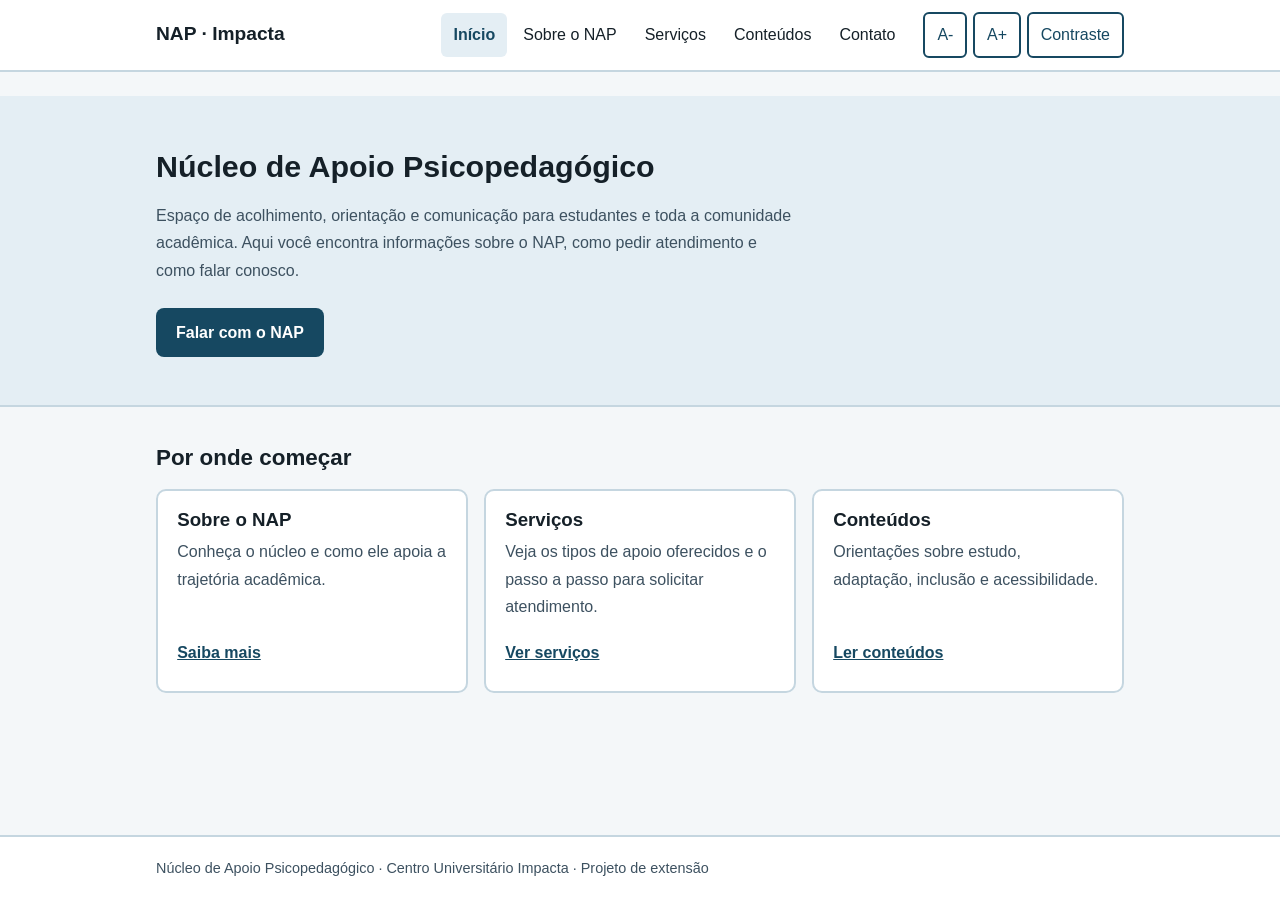
<file: index.html>
<!DOCTYPE html>
<html lang="pt-BR">
<head>
  <meta charset="UTF-8">
  <meta name="viewport" content="width=device-width, initial-scale=1">
  <meta name="description" content="Início do Núcleo de Apoio Psicopedagógico (NAP) da Impacta: acolhimento, serviços e formas de contato.">
  <title>Início | NAP Impacta</title>
  <link rel="stylesheet" href="css/style.css">
</head>
<body>
  <a class="skip" href="#main">Ir para o conteúdo</a>
  <div id="a11y-live" class="visually-hidden" aria-live="polite" aria-atomic="true"></div>
  <header>
    <div class="wrap bar">
      <a class="logo" href="index.html">NAP · Impacta</a>
      <button id="menu" type="button" aria-label="Abrir o menu" aria-expanded="false" aria-controls="nav">Menu</button>
      <nav id="nav" aria-label="Principal">
        <a href="index.html" aria-current="page">Início</a>
        <a href="sobre.html">Sobre o NAP</a>
        <a href="servicos.html">Serviços</a>
        <a href="conteudos.html">Conteúdos</a>
        <a href="contato.html">Contato</a>
      </nav>
      <div class="a11y-controls" role="group" aria-label="Opções de acessibilidade">
        <button id="a-" type="button" aria-label="Diminuir tamanho da fonte">A-</button>
        <button id="a+" type="button" aria-label="Aumentar tamanho da fonte">A+</button>
        <button id="ct" type="button" aria-pressed="false" aria-label="Ativar ou desativar alto contraste">Contraste</button>
      </div>
    </div>
  </header>
  <main id="main" tabindex="-1">
    <section class="hero" aria-labelledby="hero-title">
      <div class="wrap">
        <h1 id="hero-title">Núcleo de Apoio Psicopedagógico</h1>
        <p>Espaço de acolhimento, orientação e comunicação para estudantes e toda a comunidade acadêmica. Aqui você encontra informações sobre o NAP, como pedir atendimento e como falar conosco.</p>
        <a class="btn" href="contato.html">Falar com o NAP</a>
      </div>
    </section>
    <div class="wrap">
      <h2>Por onde começar</h2>
      <ul class="cards">
        <li class="card">
          <h3>Sobre o NAP</h3>
          <p>Conheça o núcleo e como ele apoia a trajetória acadêmica.</p>
          <a href="sobre.html">Saiba mais</a>
        </li>
        <li class="card">
          <h3>Serviços</h3>
          <p>Veja os tipos de apoio oferecidos e o passo a passo para solicitar atendimento.</p>
          <a href="servicos.html">Ver serviços</a>
        </li>
        <li class="card">
          <h3>Conteúdos</h3>
          <p>Orientações sobre estudo, adaptação, inclusão e acessibilidade.</p>
          <a href="conteudos.html">Ler conteúdos</a>
        </li>
      </ul>
    </div>
  </main>
  <footer>
    <div class="wrap">Núcleo de Apoio Psicopedagógico · Centro Universitário Impacta · Projeto de extensão</div>
  </footer>
  <script src="js/main.js"></script>
</body>
</html>
</file>
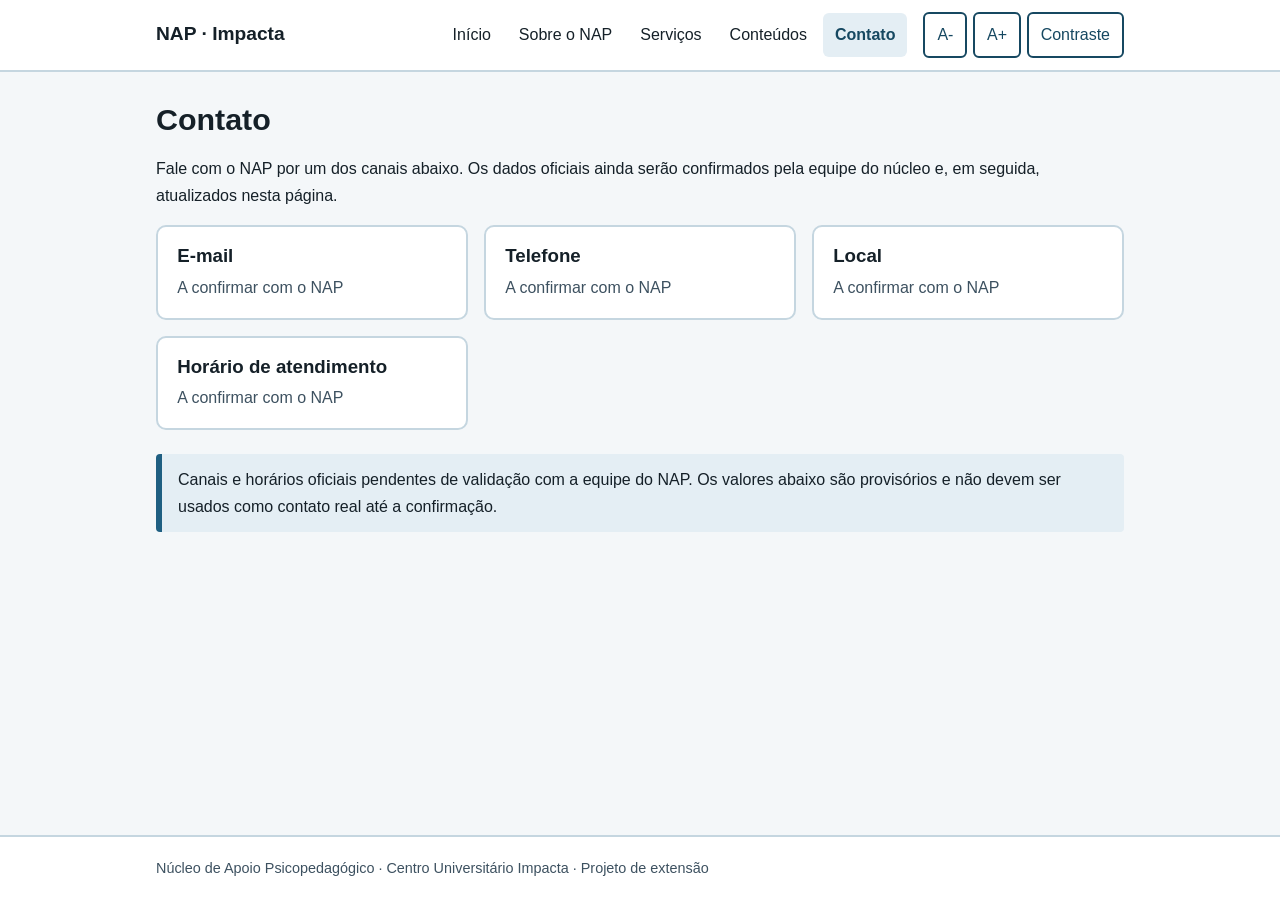
<file: contato.html>
<!DOCTYPE html>
<html lang="pt-BR">
<head>
  <meta charset="UTF-8">
  <meta name="viewport" content="width=device-width, initial-scale=1">
  <meta name="description" content="Canais de contato do NAP da Impacta: e-mail, telefone, local e horário de atendimento.">
  <title>Contato | NAP Impacta</title>
  <link rel="stylesheet" href="css/style.css">
</head>
<body>
  <a class="skip" href="#main">Ir para o conteúdo</a>
  <div id="a11y-live" class="visually-hidden" aria-live="polite" aria-atomic="true"></div>
  <header>
    <div class="wrap bar">
      <a class="logo" href="index.html">NAP · Impacta</a>
      <button id="menu" type="button" aria-label="Abrir o menu" aria-expanded="false" aria-controls="nav">Menu</button>
      <nav id="nav" aria-label="Principal">
        <a href="index.html">Início</a>
        <a href="sobre.html">Sobre o NAP</a>
        <a href="servicos.html">Serviços</a>
        <a href="conteudos.html">Conteúdos</a>
        <a href="contato.html" aria-current="page">Contato</a>
      </nav>
      <div class="a11y-controls" role="group" aria-label="Opções de acessibilidade">
        <button id="a-" type="button" aria-label="Diminuir tamanho da fonte">A-</button>
        <button id="a+" type="button" aria-label="Aumentar tamanho da fonte">A+</button>
        <button id="ct" type="button" aria-pressed="false" aria-label="Ativar ou desativar alto contraste">Contraste</button>
      </div>
    </div>
  </header>
  <main id="main" tabindex="-1">
    <div class="wrap">
      <h1>Contato</h1>
      <p>Fale com o NAP por um dos canais abaixo. Os dados oficiais ainda serão confirmados pela equipe do núcleo e, em seguida, atualizados nesta página.</p>
      <ul class="cards">
        <li class="card">
          <h3>E-mail</h3>
          <p>A confirmar com o NAP</p>
        </li>
        <li class="card">
          <h3>Telefone</h3>
          <p>A confirmar com o NAP</p>
        </li>
        <li class="card">
          <h3>Local</h3>
          <p>A confirmar com o NAP</p>
        </li>
        <li class="card">
          <h3>Horário de atendimento</h3>
          <p>A confirmar com o NAP</p>
        </li>
      </ul>
      <p class="aviso" role="note">Canais e horários oficiais pendentes de validação com a equipe do NAP. Os valores abaixo são provisórios e não devem ser usados como contato real até a confirmação.</p>
    </div>
  </main>
  <footer>
    <div class="wrap">Núcleo de Apoio Psicopedagógico · Centro Universitário Impacta · Projeto de extensão</div>
  </footer>
  <script src="js/main.js"></script>
</body>
</html>
</file>
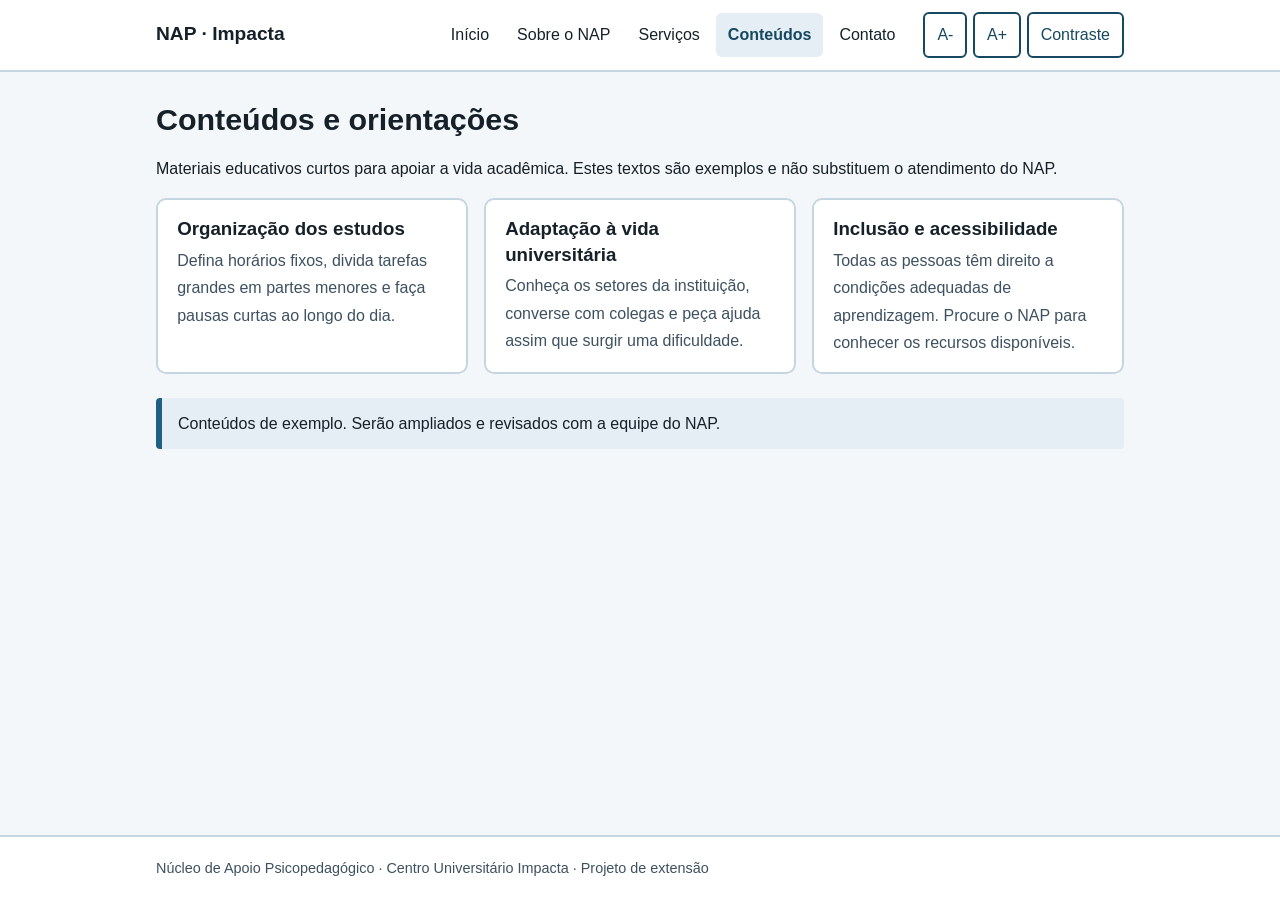
<file: conteudos.html>
<!DOCTYPE html>
<html lang="pt-BR">
<head>
  <meta charset="UTF-8">
  <meta name="viewport" content="width=device-width, initial-scale=1">
  <meta name="description" content="Conteúdos e orientações do NAP sobre estudo, adaptação, inclusão e acessibilidade.">
  <title>Conteúdos | NAP Impacta</title>
  <link rel="stylesheet" href="css/style.css">
</head>
<body>
  <a class="skip" href="#main">Ir para o conteúdo</a>
  <div id="a11y-live" class="visually-hidden" aria-live="polite" aria-atomic="true"></div>
  <header>
    <div class="wrap bar">
      <a class="logo" href="index.html">NAP · Impacta</a>
      <button id="menu" type="button" aria-label="Abrir o menu" aria-expanded="false" aria-controls="nav">Menu</button>
      <nav id="nav" aria-label="Principal">
        <a href="index.html">Início</a>
        <a href="sobre.html">Sobre o NAP</a>
        <a href="servicos.html">Serviços</a>
        <a href="conteudos.html" aria-current="page">Conteúdos</a>
        <a href="contato.html">Contato</a>
      </nav>
      <div class="a11y-controls" role="group" aria-label="Opções de acessibilidade">
        <button id="a-" type="button" aria-label="Diminuir tamanho da fonte">A-</button>
        <button id="a+" type="button" aria-label="Aumentar tamanho da fonte">A+</button>
        <button id="ct" type="button" aria-pressed="false" aria-label="Ativar ou desativar alto contraste">Contraste</button>
      </div>
    </div>
  </header>
  <main id="main" tabindex="-1">
    <div class="wrap">
      <h1>Conteúdos e orientações</h1>
      <p>Materiais educativos curtos para apoiar a vida acadêmica. Estes textos são exemplos e não substituem o atendimento do NAP.</p>
      <ul class="cards">
        <li class="card">
          <h3>Organização dos estudos</h3>
          <p>Defina horários fixos, divida tarefas grandes em partes menores e faça pausas curtas ao longo do dia.</p>
        </li>
        <li class="card">
          <h3>Adaptação à vida universitária</h3>
          <p>Conheça os setores da instituição, converse com colegas e peça ajuda assim que surgir uma dificuldade.</p>
        </li>
        <li class="card">
          <h3>Inclusão e acessibilidade</h3>
          <p>Todas as pessoas têm direito a condições adequadas de aprendizagem. Procure o NAP para conhecer os recursos disponíveis.</p>
        </li>
      </ul>
      <p class="aviso" role="note">Conteúdos de exemplo. Serão ampliados e revisados com a equipe do NAP.</p>
    </div>
  </main>
  <footer>
    <div class="wrap">Núcleo de Apoio Psicopedagógico · Centro Universitário Impacta · Projeto de extensão</div>
  </footer>
  <script src="js/main.js"></script>
</body>
</html>
</file>
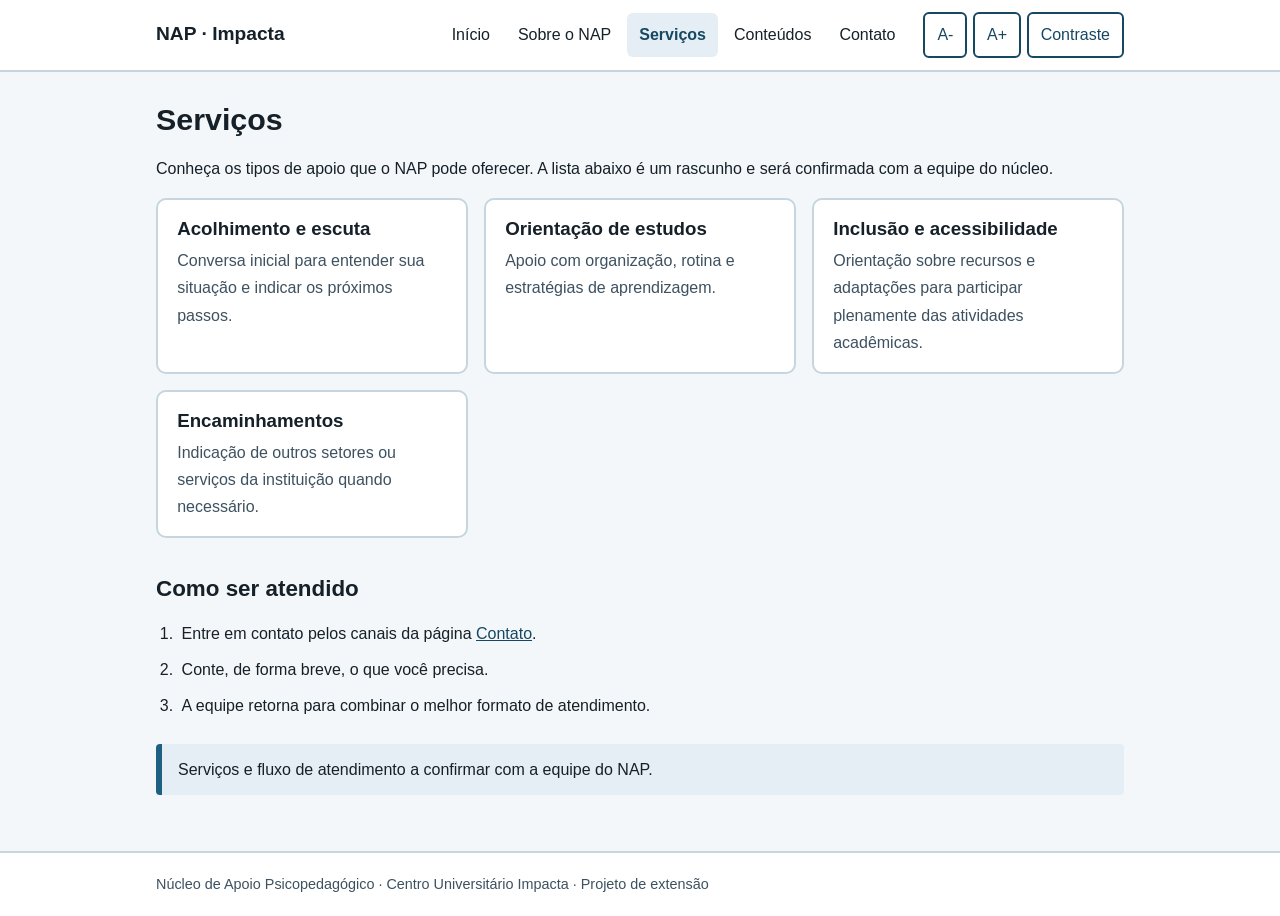
<file: servicos.html>
<!DOCTYPE html>
<html lang="pt-BR">
<head>
  <meta charset="UTF-8">
  <meta name="viewport" content="width=device-width, initial-scale=1">
  <meta name="description" content="Serviços do NAP da Impacta e passo a passo de como solicitar atendimento.">
  <title>Serviços | NAP Impacta</title>
  <link rel="stylesheet" href="css/style.css">
</head>
<body>
  <a class="skip" href="#main">Ir para o conteúdo</a>
  <div id="a11y-live" class="visually-hidden" aria-live="polite" aria-atomic="true"></div>
  <header>
    <div class="wrap bar">
      <a class="logo" href="index.html">NAP · Impacta</a>
      <button id="menu" type="button" aria-label="Abrir o menu" aria-expanded="false" aria-controls="nav">Menu</button>
      <nav id="nav" aria-label="Principal">
        <a href="index.html">Início</a>
        <a href="sobre.html">Sobre o NAP</a>
        <a href="servicos.html" aria-current="page">Serviços</a>
        <a href="conteudos.html">Conteúdos</a>
        <a href="contato.html">Contato</a>
      </nav>
      <div class="a11y-controls" role="group" aria-label="Opções de acessibilidade">
        <button id="a-" type="button" aria-label="Diminuir tamanho da fonte">A-</button>
        <button id="a+" type="button" aria-label="Aumentar tamanho da fonte">A+</button>
        <button id="ct" type="button" aria-pressed="false" aria-label="Ativar ou desativar alto contraste">Contraste</button>
      </div>
    </div>
  </header>
  <main id="main" tabindex="-1">
    <div class="wrap">
      <h1>Serviços</h1>
      <p>Conheça os tipos de apoio que o NAP pode oferecer. A lista abaixo é um rascunho e será confirmada com a equipe do núcleo.</p>
      <ul class="cards">
        <li class="card">
          <h3>Acolhimento e escuta</h3>
          <p>Conversa inicial para entender sua situação e indicar os próximos passos.</p>
        </li>
        <li class="card">
          <h3>Orientação de estudos</h3>
          <p>Apoio com organização, rotina e estratégias de aprendizagem.</p>
        </li>
        <li class="card">
          <h3>Inclusão e acessibilidade</h3>
          <p>Orientação sobre recursos e adaptações para participar plenamente das atividades acadêmicas.</p>
        </li>
        <li class="card">
          <h3>Encaminhamentos</h3>
          <p>Indicação de outros setores ou serviços da instituição quando necessário.</p>
        </li>
      </ul>
      <h2>Como ser atendido</h2>
      <ol class="steps">
        <li>Entre em contato pelos canais da página <a href="contato.html">Contato</a>.</li>
        <li>Conte, de forma breve, o que você precisa.</li>
        <li>A equipe retorna para combinar o melhor formato de atendimento.</li>
      </ol>
      <p class="aviso" role="note">Serviços e fluxo de atendimento a confirmar com a equipe do NAP.</p>
    </div>
  </main>
  <footer>
    <div class="wrap">Núcleo de Apoio Psicopedagógico · Centro Universitário Impacta · Projeto de extensão</div>
  </footer>
  <script src="js/main.js"></script>
</body>
</html>
</file>
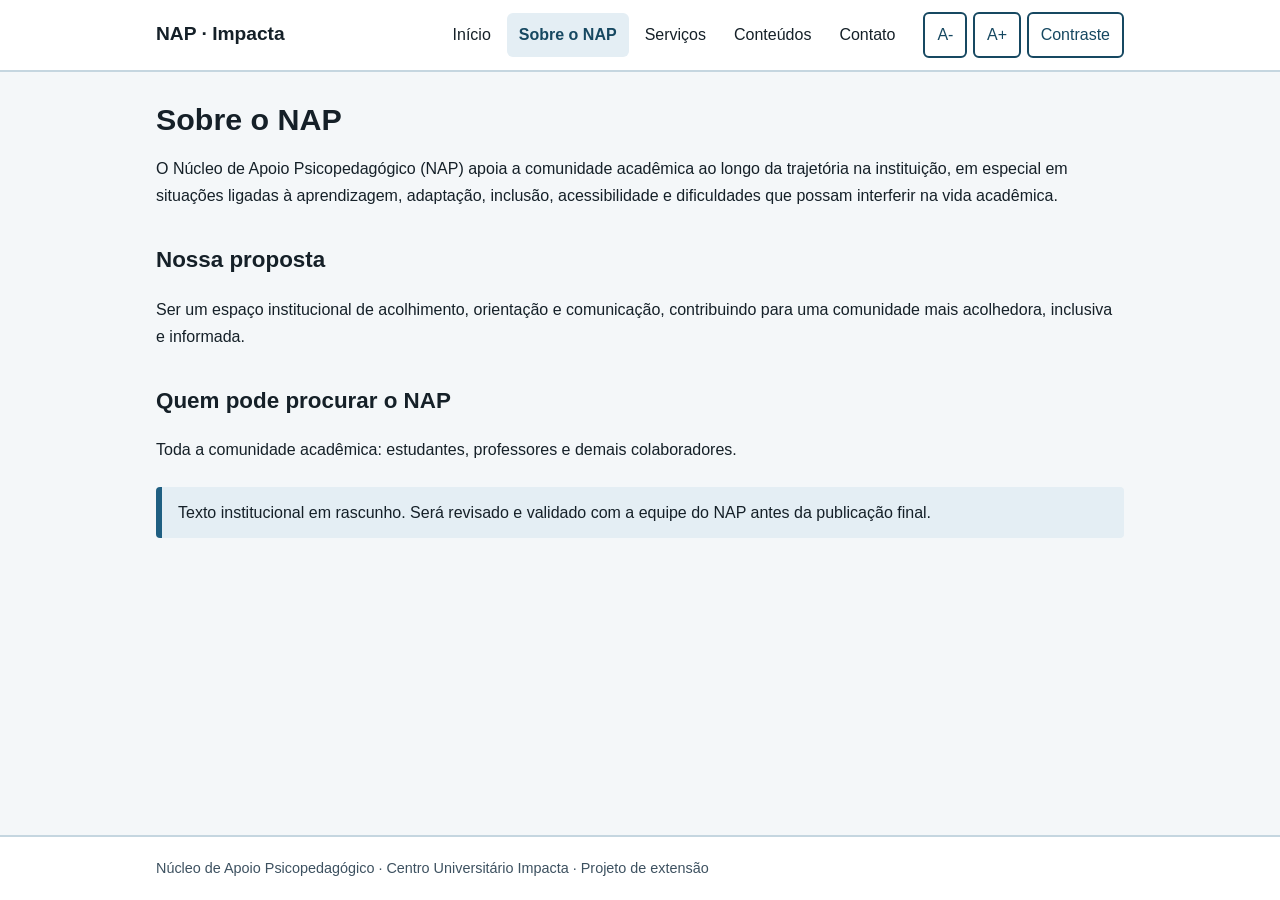
<file: sobre.html>
<!DOCTYPE html>
<html lang="pt-BR">
<head>
  <meta charset="UTF-8">
  <meta name="viewport" content="width=device-width, initial-scale=1">
  <meta name="description" content="Sobre o NAP da Impacta: papel do núcleo, proposta e quem pode procurar apoio.">
  <title>Sobre o NAP | NAP Impacta</title>
  <link rel="stylesheet" href="css/style.css">
</head>
<body>
  <a class="skip" href="#main">Ir para o conteúdo</a>
  <div id="a11y-live" class="visually-hidden" aria-live="polite" aria-atomic="true"></div>
  <header>
    <div class="wrap bar">
      <a class="logo" href="index.html">NAP · Impacta</a>
      <button id="menu" type="button" aria-label="Abrir o menu" aria-expanded="false" aria-controls="nav">Menu</button>
      <nav id="nav" aria-label="Principal">
        <a href="index.html">Início</a>
        <a href="sobre.html" aria-current="page">Sobre o NAP</a>
        <a href="servicos.html">Serviços</a>
        <a href="conteudos.html">Conteúdos</a>
        <a href="contato.html">Contato</a>
      </nav>
      <div class="a11y-controls" role="group" aria-label="Opções de acessibilidade">
        <button id="a-" type="button" aria-label="Diminuir tamanho da fonte">A-</button>
        <button id="a+" type="button" aria-label="Aumentar tamanho da fonte">A+</button>
        <button id="ct" type="button" aria-pressed="false" aria-label="Ativar ou desativar alto contraste">Contraste</button>
      </div>
    </div>
  </header>
  <main id="main" tabindex="-1">
    <div class="wrap">
      <h1>Sobre o NAP</h1>
      <p>O Núcleo de Apoio Psicopedagógico (NAP) apoia a comunidade acadêmica ao longo da trajetória na instituição, em especial em situações ligadas à aprendizagem, adaptação, inclusão, acessibilidade e dificuldades que possam interferir na vida acadêmica.</p>
      <h2>Nossa proposta</h2>
      <p>Ser um espaço institucional de acolhimento, orientação e comunicação, contribuindo para uma comunidade mais acolhedora, inclusiva e informada.</p>
      <h2>Quem pode procurar o NAP</h2>
      <p>Toda a comunidade acadêmica: estudantes, professores e demais colaboradores.</p>
      <p class="aviso" role="note">Texto institucional em rascunho. Será revisado e validado com a equipe do NAP antes da publicação final.</p>
    </div>
  </main>
  <footer>
    <div class="wrap">Núcleo de Apoio Psicopedagógico · Centro Universitário Impacta · Projeto de extensão</div>
  </footer>
  <script src="js/main.js"></script>
</body>
</html>
</file>
<file: css/style.css>
:root {
  --bg: #f4f7f9;
  --fg: #152028;
  --pri: #1f5f82;
  --pd: #164861;
  --acc: #e4eef4;
  --card: #ffffff;
  --bd: #c5d6e0;
  --bf: #ffffff;
  --muted: #3d5160;
  --radius: 8px;
  --focus: 3px solid var(--pri);
}

body.contraste {
  --bg: #000000;
  --fg: #ffffff;
  --pri: #ffd54a;
  --pd: #ffd54a;
  --acc: #111111;
  --card: #000000;
  --bd: #ffffff;
  --bf: #000000;
  --muted: #eeeeee;
}

* {
  box-sizing: border-box;
}

html {
  font-size: 100%;
  scroll-behavior: smooth;
}

body {
  margin: 0;
  min-height: 100vh;
  display: flex;
  flex-direction: column;
  font-family: Verdana, Arial, sans-serif;
  line-height: 1.7;
  background: var(--bg);
  color: var(--fg);
}

.wrap {
  max-width: 1000px;
  margin: 0 auto;
  padding: 0 1rem;
}

a {
  color: var(--pd);
}

a:hover {
  text-decoration-thickness: 2px;
}

:focus-visible {
  outline: var(--focus);
  outline-offset: 2px;
}

.skip {
  position: absolute;
  left: -999px;
  top: 0;
  background: var(--pd);
  color: var(--bf);
  padding: 0.6rem 1rem;
  z-index: 20;
  font-weight: bold;
  text-decoration: none;
}

.skip:focus {
  left: 0;
}

.visually-hidden {
  position: absolute;
  width: 1px;
  height: 1px;
  padding: 0;
  margin: -1px;
  overflow: hidden;
  clip: rect(0, 0, 0, 0);
  white-space: nowrap;
  border: 0;
}

header {
  position: sticky;
  top: 0;
  z-index: 10;
  background: var(--card);
  border-bottom: 2px solid var(--bd);
}

.bar {
  display: flex;
  flex-wrap: wrap;
  align-items: center;
  gap: 0.5rem 1rem;
  padding-top: 0.75rem;
  padding-bottom: 0.75rem;
}

.logo {
  font-weight: bold;
  font-size: 1.2rem;
  text-decoration: none;
  margin-right: auto;
  color: var(--fg);
}

.logo:hover {
  color: var(--pd);
}

nav {
  display: flex;
  flex-wrap: wrap;
  gap: 0.25rem;
}

nav a {
  padding: 0.5rem 0.75rem;
  border-radius: 6px;
  text-decoration: none;
  color: var(--fg);
  min-height: 44px;
  display: inline-flex;
  align-items: center;
}

nav a:hover {
  background: var(--acc);
  color: var(--pd);
}

nav a[aria-current="page"] {
  background: var(--acc);
  color: var(--pd);
  font-weight: bold;
}

.a11y-controls {
  display: flex;
  flex-wrap: wrap;
  gap: 0.35rem;
  align-items: center;
}

button {
  font: inherit;
  cursor: pointer;
  border: 2px solid var(--pd);
  background: var(--card);
  color: var(--pd);
  border-radius: 6px;
  padding: 0.45rem 0.75rem;
  min-height: 44px;
  min-width: 44px;
}

button:hover:not(:disabled) {
  background: var(--acc);
}

button:disabled {
  opacity: 0.45;
  cursor: not-allowed;
}

button[aria-pressed="true"] {
  background: var(--pd);
  color: var(--bf);
}

button[aria-pressed="true"]:hover:not(:disabled) {
  background: var(--pri);
  color: var(--bf);
}

#menu {
  display: none;
}

.hero {
  background: var(--acc);
  padding: 3rem 0;
  border-bottom: 2px solid var(--bd);
}

.hero p {
  max-width: 40rem;
  color: var(--muted);
}

h1 {
  font-size: clamp(1.5rem, 2.5vw + 1rem, 1.9rem);
  line-height: 1.3;
  margin: 0.2rem 0 0.8rem;
}

h2 {
  font-size: 1.4rem;
  margin-top: 2rem;
  margin-bottom: 0.75rem;
}

h3 {
  line-height: 1.35;
}

main {
  flex: 1;
  padding: 1.5rem 0 2.5rem;
}

main > .wrap > h1:first-child {
  margin-top: 0.25rem;
}

.cards {
  display: grid;
  grid-template-columns: repeat(auto-fit, minmax(240px, 1fr));
  gap: 1rem;
  padding: 0;
  margin: 0;
  list-style: none;
}

.card {
  background: var(--card);
  border: 2px solid var(--bd);
  border-radius: 10px;
  padding: 1rem 1.2rem;
  display: flex;
  flex-direction: column;
  gap: 0.35rem;
}

.card h3 {
  margin: 0;
}

.card p {
  margin: 0;
  flex: 1;
  color: var(--muted);
}

.card a {
  font-weight: bold;
  margin-top: 0.35rem;
  align-self: flex-start;
  min-height: 44px;
  display: inline-flex;
  align-items: center;
}

.steps {
  margin: 0;
  padding-left: 1.35rem;
}

.steps li {
  margin: 0.55rem 0;
  padding-left: 0.25rem;
}

.btn {
  display: inline-flex;
  align-items: center;
  justify-content: center;
  background: var(--pd);
  color: var(--bf);
  padding: 0.7rem 1.25rem;
  border-radius: var(--radius);
  text-decoration: none;
  font-weight: bold;
  min-height: 44px;
  margin-top: 0.5rem;
}

.btn:hover {
  background: var(--pri);
  color: var(--bf);
  text-decoration: none;
}

body.contraste .btn:hover {
  outline: 2px solid var(--pd);
}

.aviso {
  border-left: 6px solid var(--pri);
  background: var(--acc);
  padding: 0.75rem 1rem;
  border-radius: 4px;
  margin-top: 1.5rem;
}

footer {
  border-top: 2px solid var(--bd);
  padding: 1.2rem 0;
  font-size: 0.9rem;
  color: var(--muted);
  background: var(--card);
}

@media (max-width: 720px) {
  #menu {
    display: inline-flex;
    align-items: center;
    justify-content: center;
  }

  nav {
    display: none;
    width: 100%;
    flex-direction: column;
    gap: 0.15rem;
    padding-bottom: 0.25rem;
  }

  nav.open {
    display: flex;
  }

  nav a {
    width: 100%;
  }

  .bar {
    gap: 0.75rem;
  }

  .a11y-controls {
    width: 100%;
  }

  .hero {
    padding: 2.25rem 0;
  }
}

@media (prefers-reduced-motion: reduce) {
  html {
    scroll-behavior: auto;
  }

  * {
    animation: none !important;
    transition: none !important;
  }
}
</file>
